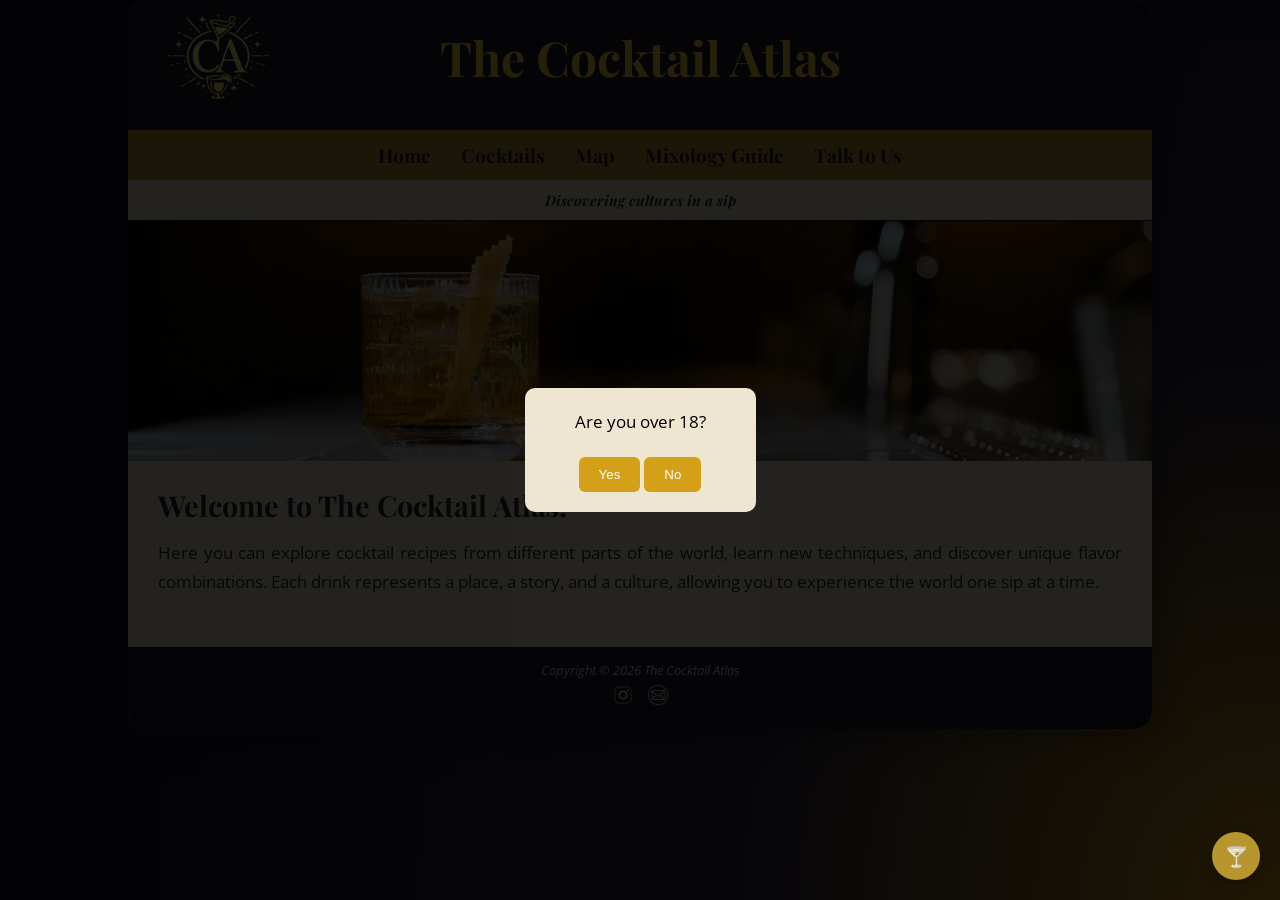
<file: index.html>
<!DOCTYPE html>
<html lang="en">

<head>
    <meta name="viewport" content="width=device-width, initial-scale=1.0"> 
    <title>The Cocktail Atlas</title>
    <meta charset="utf-8">
    <meta name="author" content="Clariane Luisa Patricia Costa Soares dos Santos">
    <meta name="description" 
    content="The Cocktail Atlas is a website to explore cocktail recipes, mixology tips, and cocktail bars around the world.">
    <meta name="keywords" content="cocktails, mixology, cocktail recipes, drinks, bartending, cocktail atlas">
    <link rel="stylesheet" href="CocktailAtlas.css">
    <link href="https://fonts.googleapis.com/css2?family=Playfair+Display:wght@600;700&family=Open+Sans:wght@300;400;600&display=swap"
    rel="stylesheet">
    <link rel="icon" type="image/x-icon" href="images/icon1.png">
</head>

<body>
    
    <div id="agePopup">
        <div class="age-box">
        <p> Are you over 18?</p>
        <button onclick="enterSite()">Yes</button>
        <button onclick="exitSite()">No</button>
        </div>
    </div>

    <div id="wrapper">
        <header><h1>The Cocktail Atlas</h1></header>
    <nav>
        <ul>
            <li><a href="index.html">Home</a></li>
            <li><a href="cocktails.html">Cocktails</a></li>
            <li><a href="map.html">Map</a></li>
            <li><a href="mixologyguide.html">Mixology Guide</a></li>
            <li><a href="contact.html">Talk to Us</a></li>
        </ul>
    </nav>
     <p class="slogan">Discovering cultures in a sip</p>
    <main>
        <div id="heroatlas"></div>

        <h2>Welcome to The Cocktail Atlas.</h2>
            <p> 
                Here you can explore cocktail recipes from different parts of the world, 
                learn new techniques, and discover unique flavor combinations. 
                Each drink represents a place, a story, and a culture, 
                allowing you to experience the world one sip at a time.
            </p>
    </main>

    <footer>
        Copyright &copy; 2026 The Cocktail Atlas

        <div class="social-icons">
        <a href="https://instagram.com" target="_blank">
            <img src="images/insta.png" alt="Instagram">
        </a>
        <a href="mailto:thecocktailatlas@gmail.com">
            <img src="images/email.png" alt="Email">
        </a>
        </div>
    </footer>
    </div>
    <div id="tip-button" title="Mixology Tip">🍸</div>
    <div id="tip-popup"></div>

    <script src="https://code.jquery.com/jquery-3.7.1.min.js"></script>
    <script src="script.js"></script>
</body>
</html>
</file>
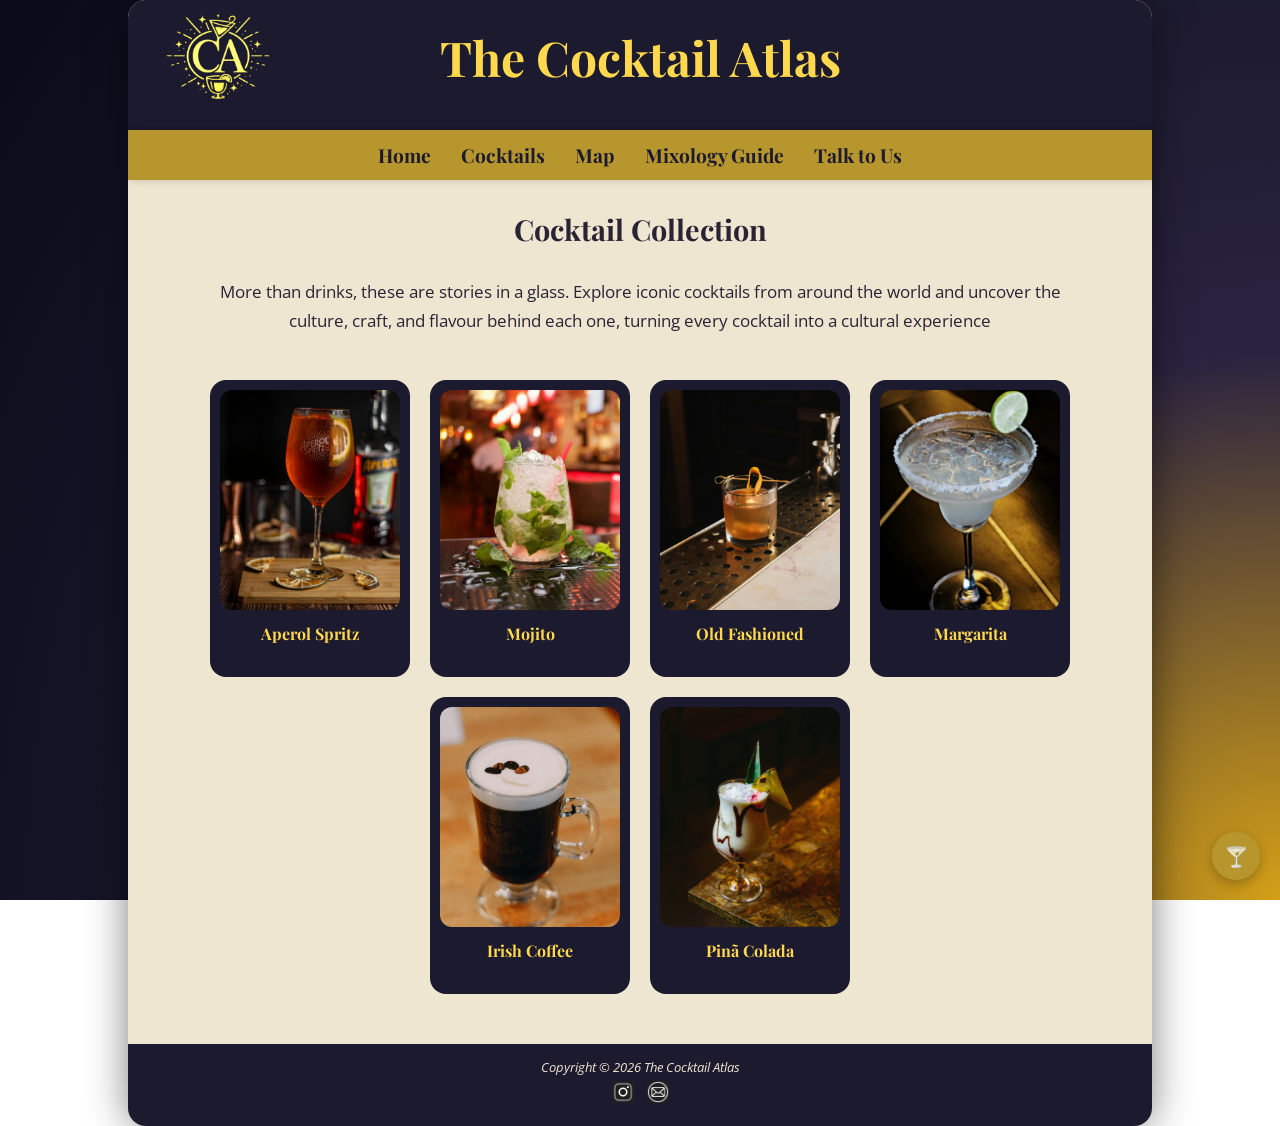
<file: cocktails.html>
<!DOCTYPE html>
<html lang="en">

<head>
    <meta name="viewport" content="width=device-width, initial-scale=1.0"> 
    <title>The Cocktail Atlas</title>
    <meta charset="utf-8">
    <meta name="author" content="Clariane Luisa Patricia Costa Soares dos Santos">
    <meta name="description" content="Explore cocktail recipes, ingredients and stories behind iconic drinks.">
    <meta name="keywords" content="cocktails, mixology, cocktail recipes, drinks, bartending, cocktail atlas">
    <link rel="stylesheet" href="CocktailAtlas.css">
    <link href="https://fonts.googleapis.com/css2?family=Playfair+Display:wght@600;700&family=Open+Sans:wght@300;400;600&display=swap"
    rel="stylesheet">
    <link rel="icon" type="image/x-icon" href="images/icon1.png">
</head>

<body>
    <div id="wrapper">
    <header><h1>The Cocktail Atlas</h1></header> 
    <nav>
        <ul>
            <li><a href="index.html">Home</a></li>
            <li><a href="cocktails.html">Cocktails</a></li>
            <li><a href="map.html">Map</a></li>
            <li><a href="mixologyguide.html">Mixology Guide</a></li>
            <li><a href="contact.html">Talk to Us</a></li>
        </ul>
    </nav>
    
    <main class="cocktail-page">
        <h2>Cocktail Collection</h2>
        <p class="cocktail-intro">
            More than drinks, these are stories in a glass. 
            Explore iconic cocktails from around the world and uncover the culture, craft, and flavour behind each one, 
            turning every cocktail into a cultural experience
        </p>
     <div class="cocktail-grid">
        <div class="cocktail-card" onclick="openLightbox(this)">
            <img src="images/aperol.jpg" alt="A glass of Aperol Spritz cocktail">
            <p>Aperol Spritz</p>
                <div class="cocktail-info">
                <h3>Aperol Spritz 🇮🇹</h3>
                <h4>Origin:</h4>
                <p>Italy</p>

                <h4>History:</h4>
                <p>
                The Aperol Spritz originated in Northern Italy and became popular in Venice during the 20th century. 
                It is a modern evolution of the traditional “spritz”, where wine was diluted with water by Austrian soldiers. 
                Today, it represents Italian aperitivo culture — a relaxed pre-dinner social moment.
                </p>

                <h4>Ingredients:</h4>
                <ul>
                    <li>90 ml Aperol</li>
                    <li>60 ml Prosecco</li>
                    <li>30 ml Soda Water</li>
                    <li>Ice</li>
                    <li>1 Orange Slice</li>
                </ul> 

                <h4>Method:</h4>
                <ul>
                    <li>Fill a large wine glass with ice</li>
                    <li>Add 60ml of Prosecco</li>
                    <li>Pour 90ml of Aperol</li>
                    <li>Top up with 30ml of soda water</li>
                    <li>Stir gently</li>
                    <li>Garnish with an orange slice</li>
                </ul>

                <h4>Tip:</h4>
                <p>Follow the classic 3-2-1 ratio:</p>
                <ul>
                    <li>3 parts Aperol</li>
                    <li>2 parts Prosecco</li>
                    <li>1 part Soda Water</li>
                </ul>
            </div>
        </div>

        <div class="cocktail-card" onclick="openLightbox(this)">
            <img src="images/mojito.jpg" alt="A Mojito cocktail with mint and lime">
            <p>Mojito</p>
                <div class="cocktail-info">
                <h3>Mojito 🇨🇺</h3>
                <h4>Origin:</h4>
                <p>Cuba</p>

                <h4>History:</h4>
                <p>
                The Mojito dates back to 16th-century Cuba and was originally used for medicinal purposes. 
                It became popular in Havana and is closely associated with Cuban culture and writer Ernest Hemingway. 
                Its fresh combination of mint, lime, and rum reflects the tropical Caribbean climate.
                </p>
                
                <h4>Ingredients:</h4>
                <ul>
                    <li>50 ml White Rum</li>
                    <li>25 ml Lime Juice</li>
                    <li>15 ml Simple Syrup</li>
                    <li>Mint Leaves</li>
                    <li>Soda Water</li>
                </ul>

                <h4>Method:</h4>
                <ul>
                    <li>Place the mint leaves in a glass</li>
                    <li>Gently muddle to release the mint aroma</li>
                    <li>Add 25 ml of simple syrup</li>
                    <li>Add 15 ml of simple syrup</li>
                    <li>Fill the glass with ice</li>
                    <li>Pour in 50 ml of white rum</li>
                    <li>Top up with soda water</li>
                    <li>Stir gently to combine</li>
                    <li>Garnish with mint leaves and a lime wedge</li>
                </ul>

                <h4>Tip:</h4>
                <p>For a smoother and more balanced Mojito, always use simple
                    syrup instead of sugar - it mixes instantly and avoids 
                    grainy texture in the drink
                </p>
            </div>
        </div>

        <div class="cocktail-card" onclick="openLightbox(this)">
            <img src="images/oldfashion.jpg" alt="An Old Fashioned cocktail with orange peel">
            <p>Old Fashioned</p>
                <div class="cocktail-info">
                <h3>Old Fashioned 🇺🇸</h3>
                <h4>Origin:</h4>
                <p>United States</p>

                <h4>History:</h4>
                <p>
                The Old Fashioned is one of the oldest known cocktails, dating back to the early 1800s. 
                It was originally simply called a “whiskey cocktail”. 
                The name “Old Fashioned” came from people requesting the drink made the traditional way, without modern additions.
                </p>

                <h4>Ingredients:</h4>
                <ul>
                    <li>50 ml Bourbon or Rye Whiskey</li>
                    <li>10 ml Simple Syrup</li>
                    <li>2-3 dashes Angostura Bitters</li>
                    <li>Ice (preferably a large cube)</li>
                    <li>Orange Peel</li>
                </ul>

                <h4>Method:</h4>
                <ul>
                    <li>Add 10 ml of simple syrup into a glass</li>
                    <li>Add 2-3 dashes of Angostura bitters</li>
                    <li>Pour in 50 ml of bourbon or whiskey</li>
                    <li>Add a large ice cube</li>
                    <li>Stir gently for about 20-30seconds</li>
                    <li>Express the oils from an orange peel over the drink</li>
                    <li>Garnish with the orange peel</li>
                </ul>

                <h4>Tip:</h4>
                <p>Use a large ice cube, it melts slower, keeping your drink 
                    cold without watering it down too quickly, preserving 
                    the full flavor
                </p>
            </div>
        </div>

        <div class="cocktail-card" onclick="openLightbox(this)">
            <img src="images/marguerita.jpg" alt="A Margarita cocktail served in a salt-rimmed glass">
            <p>Margarita</p>
                <div class="cocktail-info">
                <h3>Margarita 🇲🇽</h3>
                <h4>Origin:</h4>
                <p>Mexico</p>

                <h4>History:</h4>
                <p>
                The Margarita is believed to have been created in Mexico in the 1930s or 1940s. 
                There are many stories about its origin, often involving bartenders creating the drink for a woman named Margarita. 
                It quickly became one of the most famous tequila-based cocktails worldwide.
                </p>

                <h4>Ingredients:</h4>
                <ul>
                    <li>50 ml Tequila</li>
                    <li>25 ml Orange Liqueur (Triple Sec or Cointreau)</li>
                    <li>25 ml Fresh Lime Juice</li>
                    <li>Salt (for the rim)</li>
                    <li>Ice</li>
                    
                </ul>

                <h4>Method:</h4>
                <ul>
                    <li>Rub a lime wedge around the rim of your glass</li>
                    <li>Dip the rim into salt to coat it</li>
                    <li>In a shaker, add ice, tequila, orange liqueur, and lime juice</li>
                    <li>Shake well for about 15 seconds</li>
                    <li>Strain into the prepared glass, with or without ice (your choice)</li>
                </ul>

                <h4>Tip:</h4>
                <p>Always use freshly squeezed lime juice, it makes huge difference.
                    Bottled juice kills the balance and freshness of a perfect margarita.
                </p>
            </div>
        </div>
            

        <div class="cocktail-card" onclick="openLightbox(this)">
            <img src="images/irishcoffee.jpg" alt="A glass of Irish Coffee topped with cream">
            <p>Irish Coffee</p>
                <div class="cocktail-info">
                <h3>Irish Coffee 🇮🇪</h3>
                <h4>Origin:</h4>
                <p>Ireland</p>

                <h4>History:</h4>
                <p>
                Irish Coffee was created in the 1940s in Ireland by chef Joe Sheridan at Foynes Airport. 
                He prepared the drink to warm up passengers arriving on a cold winter night, combining hot coffee, 
                Irish whiskey, sugar, and cream. 
                The drink quickly became famous and is now a symbol of Irish hospitality and warmth.
                </p>

                <h4>Ingredients:</h4>
                <ul>
                    <li>40 ml Irish whiskey</li>
                    <li>90 ml Hot Coffee (freshly brewed)</li>
                    <li>10-15 ml Simple Syrup</li>
                    <li>Lightly whipped cream</li>
                </ul>

                <h4>Method:</h4>
                <ul>
                    <li>Preheat your glass with hot water, then discard it</li>
                    <li>Add the hot coffee and simple syrup, stirring to combine</li>
                    <li>Pour in the Irish whiskey and mix gently</li>
                    <li>Carefully float the lightly whipped cream on top (use the back of a spoon)</li>
                </ul>

                <h4>Tips:</h4>
                <ul>
                    <li>Drink it through the cream - that contrast between hot coffee and cold 
                        cream is the whole experience</li>
                    <li>Using sugar syrup helps control sweetness and avoids any grainy texture</li>
                    <li>You can also swap or mix the whiskey with Baileys for a creamier, sweeter version</li>
                </ul>
            </div>
        </div>

        <div class="cocktail-card" onclick="openLightbox(this)">
            <img src="images/pinacolada.jpg" alt="A Piña Colada cocktail with pineapple garnish">
            <p>Pinã Colada</p>
            <div class="cocktail-info">
            <h3>Pinã Colada 🇵🇷</h3>
            <h4>Origin:</h4>
            <p>Puerto Rico</p>

            <h4>History:</h4>
            <p>
            The Piña Colada was officially created in Puerto Rico in 1954 and is now the island's national drink. 
            Its tropical blend of pineapple, coconut, and rum represents Caribbean beach culture and relaxation.
            </p>

                <h4>Ingredients:</h4>
                <ul>
                    <li>50 ml White Rum</li>
                    <li>30 ml Coconut Cream</li>
                    <li>50 ml Pineapple Juice</li>
                    <li>Pineapple Slice or Cherries (Optional)</li>
                    <li>Ice</li>
                </ul>

                <h4>Method:</h4>
                <ul>
                    <li>Add the rum, coconut cream, pineapple juice, and ice into a blender</li>
                    <li>Blend until smooth and creamy</li>
                    <li>Pour into a chilled glass</li>
                    <li>Garnish with a pineapple slice or cherry (optional)</li>
                </ul>

                <h4>Tip:</h4>
                <p>Blend until it's smooth but still thick, too much ice will water it down</p>
            </div>
        </div>
        
    </div>

    </main>

    <footer>
        Copyright &copy; 2026 The Cocktail Atlas

        <div class="social-icons">
        <a href="https://instagram.com" target="_blank">
            <img src="images/insta.png" alt="Instagram">
        </a>
        <a href="mailto:thecocktailatlas@gmail.com">
            <img src="images/email.png" alt="Email">
        </a>
        </div>
    </footer>

    </div>
    <div id="lightbox" class="lightbox" onclick="closeLightbox()">
        <div class="lightbox-content" onclick="event.stopPropagation()">
            <button class="close-btn" onclick="closeLightbox()">X</button>
            <div id="lightbox-body"></div>
        </div>
    </div>

    <div id="tip-button" title="Mixology Tip">🍸</div>
    <div id="tip-popup"></div>

    <script src="https://code.jquery.com/jquery-3.7.1.min.js"></script>
    <script src="script.js"></script>

</body>
</html>
</file>
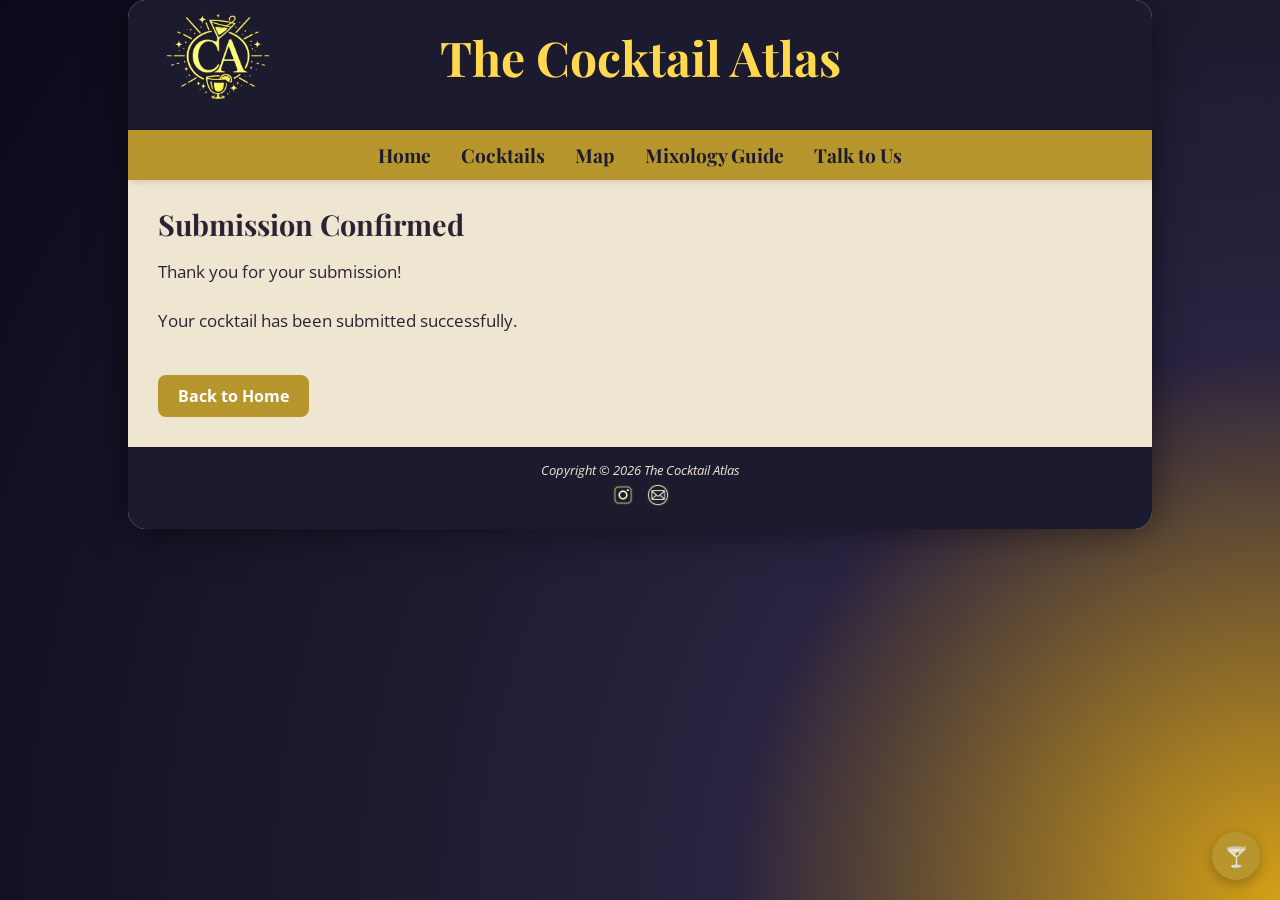
<file: confirmation.html>
<!DOCTYPE html>
<html lang="en">

<head>
    <meta name="viewport" content="width=device-width, initial-scale=1.0"> 
    <title>The Cocktail Atlas</title>
    <meta charset="utf-8">
    <meta name="author" content="Clariane Luisa Patricia Costa Soares dos Santos">
    <meta name="description" content="Confirmation page for cocktail submission on The Cocktail Atlas.">
    <meta name="keywords" content="cocktails, mixology, cocktail recipes, drinks, bartending, cocktail atlas">
    <link rel="stylesheet" href="CocktailAtlas.css">
    <link href="https://fonts.googleapis.com/css2?family=Playfair+Display:wght@600;700&family=Open+Sans:wght@300;400;600&display=swap"
    rel="stylesheet">
    <link rel="icon" type="image/x-icon" href="images/icon1.png">
</head>

<body>
    <div id="wrapper">
        <header><h1>The Cocktail Atlas</h1></header>
        <nav>
            <ul>
                <li><a href="index.html">Home</a></li>
                <li><a href="cocktails.html">Cocktails</a></li>
                <li><a href="map.html">Map</a></li>
                <li><a href="mixologyguide.html">Mixology Guide</a></li>
                <li><a href="contact.html">Talk to Us</a></li>
            </ul>
        </nav>

        <main>
            <h2>Submission Confirmed</h2>

            <p>Thank you for your submission!</p>

            <p>Your cocktail has been submitted successfully.</p>

            <a href="index.html" class="back-btn">Back to Home</a>
        </main>

        <footer>
            Copyright &copy; 2026 The Cocktail Atlas 

            <div class="social-icons">
                <a href="https://instagram.com" target="_blank" rel="noopener noreferrer">
                    <img src="images/insta.png" alt="Instagram">
                </a>
                <a href="mailto:thecocktailatlas@gmail.com">
                    <img src="images/email.png" alt="Email">
                </a>
            </div>
        </footer>
    </div>

    <div id="tip-button" title="Mixology Tip">🍸</div>
    <div id="tip-popup"></div>

    <script src="https://code.jquery.com/jquery-3.7.1.min.js"></script>
    <script src="script.js"></script>
</body>
</html>
</file>
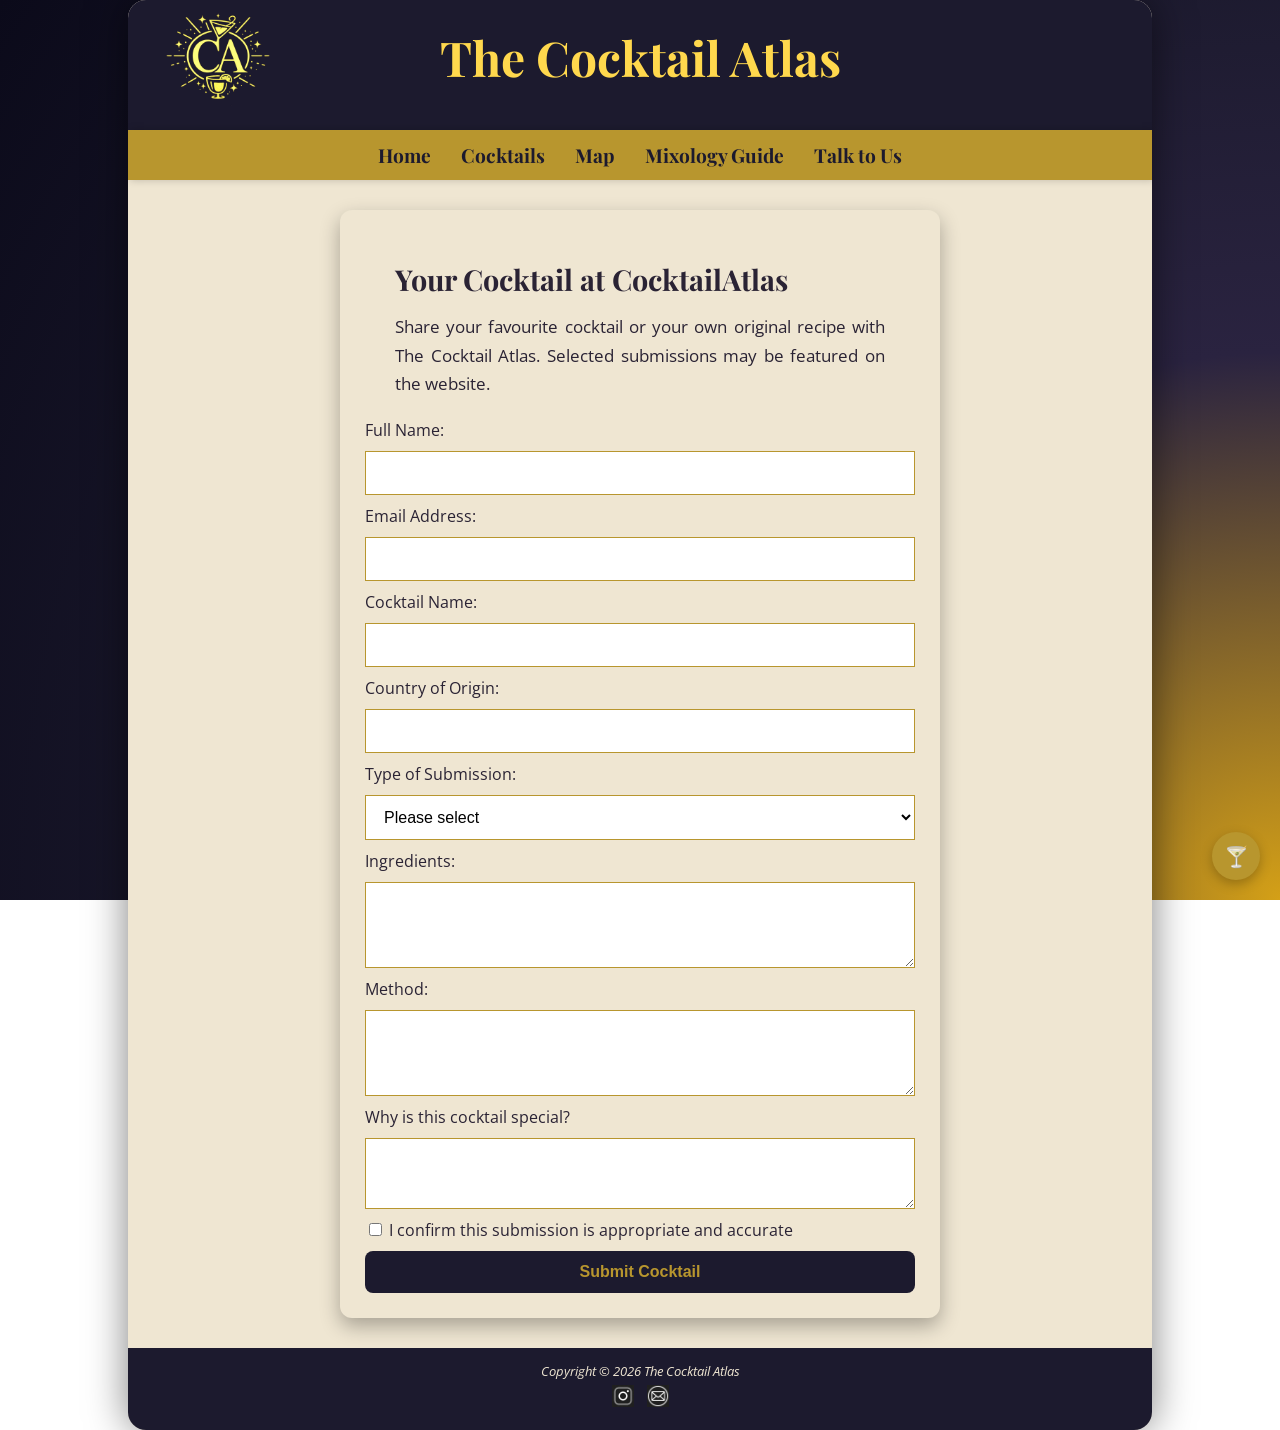
<file: contact.html>
<!DOCTYPE html>
<html lang="en">

<head>
    <meta name="viewport" content="width=device-width, initial-scale=1.0"> 
    <title>The Cocktail Atlas</title>
    <meta charset="utf-8">
    <meta name="author" content="Clariane Luisa Patricia Costa Soares dos Santos">
    <meta name="description" content="Submit your favourite cocktail or your own original recipe to The Cocktail Atlas.">
    <meta name="keywords" content="cocktails, mixology, cocktail recipes, drinks, bartending, cocktail atlas">
    <link rel="stylesheet" href="CocktailAtlas.css">
    <link href="https://fonts.googleapis.com/css2?family=Playfair+Display:wght@600;700&family=Open+Sans:wght@300;400;600&display=swap"
    rel="stylesheet">
    <link rel="icon" type="image/x-icon" href="images/icon1.png">
</head>

<body>
    <div id="wrapper">
    <header><h1>The Cocktail Atlas</h1></header>
    <nav>
        <ul>
            <li><a href="index.html">Home</a></li>
            <li><a href="cocktails.html">Cocktails</a></li>
            <li><a href="map.html">Map</a></li>
            <li><a href="mixologyguide.html">Mixology Guide</a></li>
            <li><a href="contact.html">Talk to Us</a></li>
        </ul>
    </nav>

    <main class="contact-page">

        <h2>Your Cocktail at CocktailAtlas</h2>
        <p>Share your favourite cocktail or your own original recipe with The Cocktail Atlas.
            Selected submissions may be featured on the website.
        </p>
        <form action="confirmation.html" method="get" class="cocktail-form">

            <label for="fullname">Full Name:</label>
            <input type="text" id="fullname" name="fullname" required>

            <label for="email">Email Address:</label>
            <input type="email" id="email" name="email" required>

            <label for="cocktailname">Cocktail Name:</label>
            <input type="text" id="cocktailname" name="cocktailname" required>

            <label for="country">Country of Origin:</label>
            <input type="text" id="country" name="country">

            <label for="type">Type of Submission:</label>
            <select id="type" name="type" required>
                <option value="">Please select</option>
                <option value="Favourite">Favourite Cocktail</option>
                <option value="Original">Original Cocktail</option>
            </select>

            <label for="ingredients">Ingredients:</label>
            <textarea id="ingredients" name="ingredients" rows="4" required></textarea>
            <label for="method">Method:</label>
            <textarea id="method" name="method" rows="4" required></textarea>

            <label for="story">Why is this cocktail special?</label>
            <textarea id="story" name="story" rows="3"></textarea>

            <div class="checkbox">
                <input type="checkbox" id="confirm" name="confirm" required>
                <label for="confirm">I confirm this submission is appropriate and accurate</label>
            </div>

            <input type="submit" value="Submit Cocktail">

        </form>
    </main>

    <footer>
        Copyright &copy; 2026 The Cocktail Atlas

        <div class="social-icons">
        <a href="https://instagram.com" target="_blank">
            <img src="images/insta.png" alt="Instagram">
        </a>
        <a href="mailto:thecocktailatlas@gmail.com">
            <img src="images/email.png" alt="Email">
        </a>
        </div>
    </footer>
</div>
    <div id="tip-button" title="Mixology Tip">🍸</div>
    <div id="tip-popup"></div>

    <script src="https://code.jquery.com/jquery-3.7.1.min.js"></script>
    <script src="script.js"></script>
 
</body>
</html>
</file>
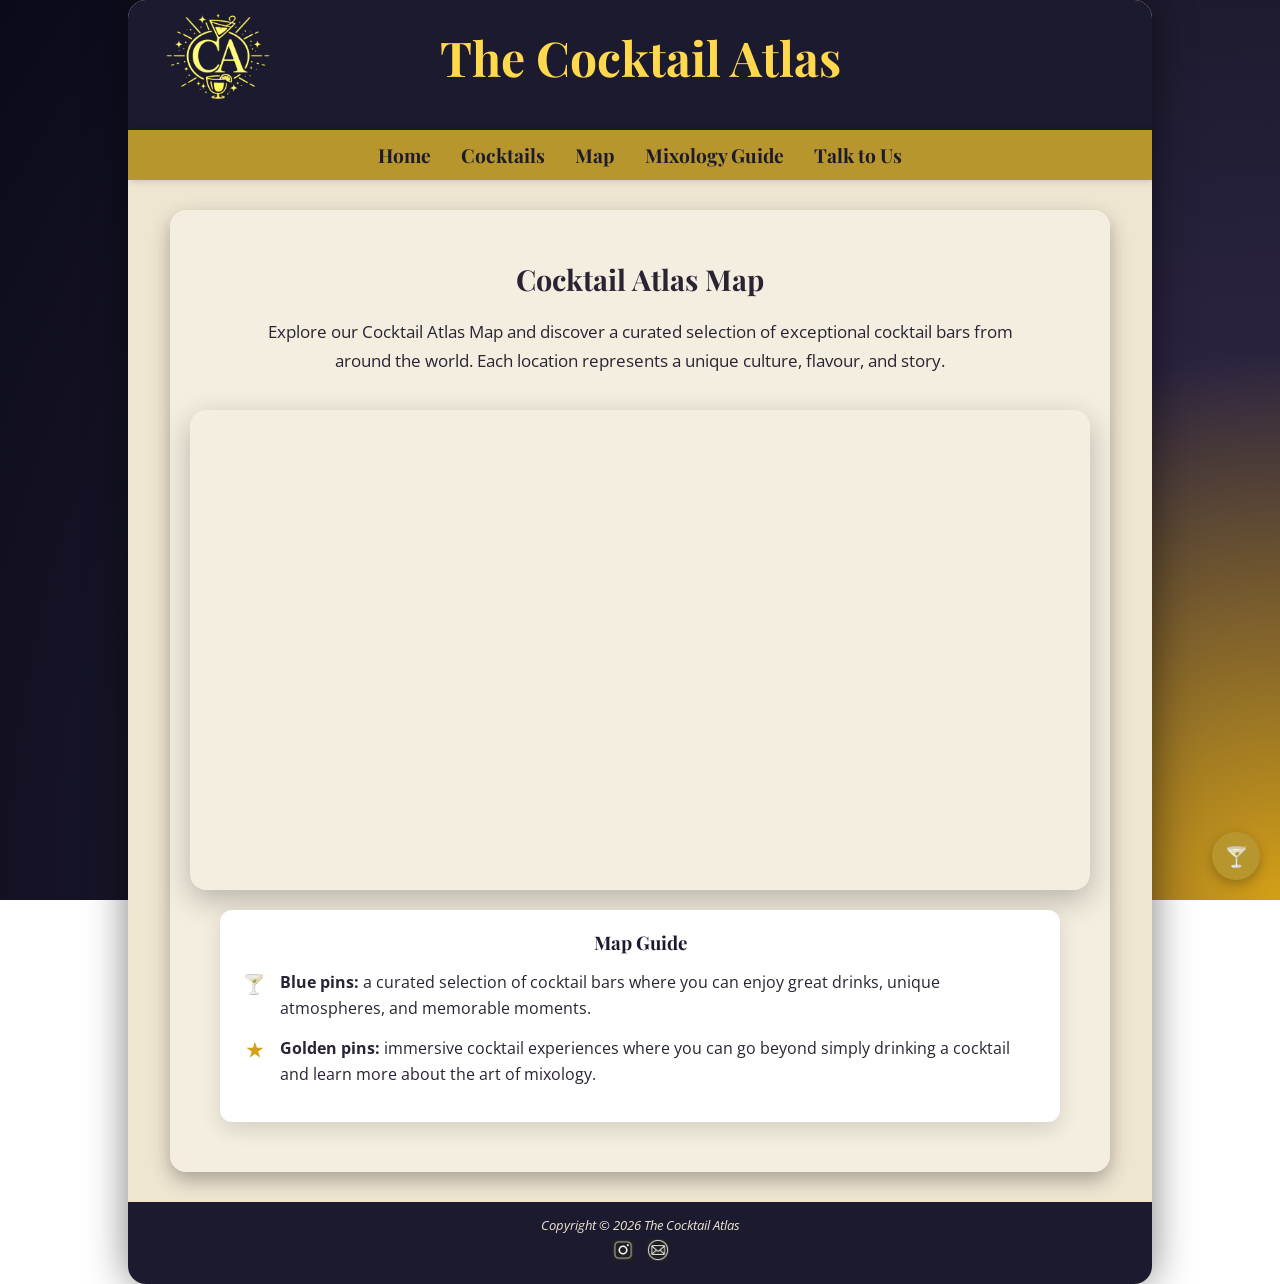
<file: map.html>
<!DOCTYPE html>
<html lang="en">

<head>
    <meta name="viewport" content="width=device-width, initial-scale=1.0"> 
    <title>The Cocktail Atlas</title>
    <meta charset="utf-8">
    <meta name="author" content="Clariane Luisa Patricia Costa Soares dos Santos">
    <meta name="description" content="Discover cocktail bars and mixology experiences around the world.">
    <meta name="keywords" content="cocktails, mixology, cocktail recipes, drinks, bartending, cocktail atlas">
    <link rel="stylesheet" href="CocktailAtlas.css">
    <link href="https://fonts.googleapis.com/css2?family=Playfair+Display:wght@600;700&family=Open+Sans:wght@300;400;600&display=swap"
    rel="stylesheet">
    <link rel="icon" type="image/x-icon" href="images/icon1.png">
</head>

<body>
    <div id="wrapper">
    <header><h1>The Cocktail Atlas</h1></header>

    <nav>
        <ul>
            <li><a href="index.html">Home</a></li>
            <li><a href="cocktails.html">Cocktails</a></li>
            <li><a href="map.html">Map</a></li>
            <li><a href="mixologyguide.html">Mixology Guide</a></li>
            <li><a href="contact.html">Talk to Us</a></li>
        </ul>
    </nav>
        <main class="map-page">
            <h2>Cocktail Atlas Map</h2>

                <p class="map-description">
                    Explore our Cocktail Atlas Map and discover a curated selection of exceptional cocktail bars from around the world. 
                    Each location represents a unique culture, flavour, and story.
                </p>
                <iframe 
                 title="Cocktail Atlas Map showing cocktail bars and mixology experiences"
                 src="https://www.google.com/maps/d/embed?mid=1xjaAJ_fyXYbG56kVzAaTJ5fgLddEuJc&ehbc=2E312F" 
                 width="640" 
                 height="480"
                 style="border: 0;"
                 loading="lazy">
                </iframe>

            <div class="map-legend">
                    <h3>Map Guide</h3>

                <div class="legend-item">
                    <span class="legend-icon blue-icon">🍸</span>
                    <p>
                        <strong>Blue pins:</strong> a curated selection of cocktail bars where you can enjoy great drinks, unique atmospheres, and memorable moments.
                    </p>
                </div>

                <div class="legend-item">
                    <span class="legend-icon gold-icon">★</span>
                        <p>
                        <strong>Golden pins:</strong> immersive cocktail experiences where you can go beyond simply drinking a cocktail and learn more about the art of mixology.
                        </p>
                </div>
            </div>
        </main>

    
    <footer>
        Copyright &copy; 2026 The Cocktail Atlas 

        <div class="social-icons">
        <a href="https://instagram.com" target="_blank">
            <img src="images/insta.png" alt="Instagram">
        </a>
        <a href="mailto:thecocktailatlas@gmail.com">
            <img src="images/email.png" alt="Email">
        </a>
        </div>
    </footer>
    </div>
    <div id="tip-button" title="Mixology Tip">🍸</div>
    <div id="tip-popup"></div>

    <script src="https://code.jquery.com/jquery-3.7.1.min.js"></script>
    <script src="script.js"></script>
 
</body>
</html>
</file>
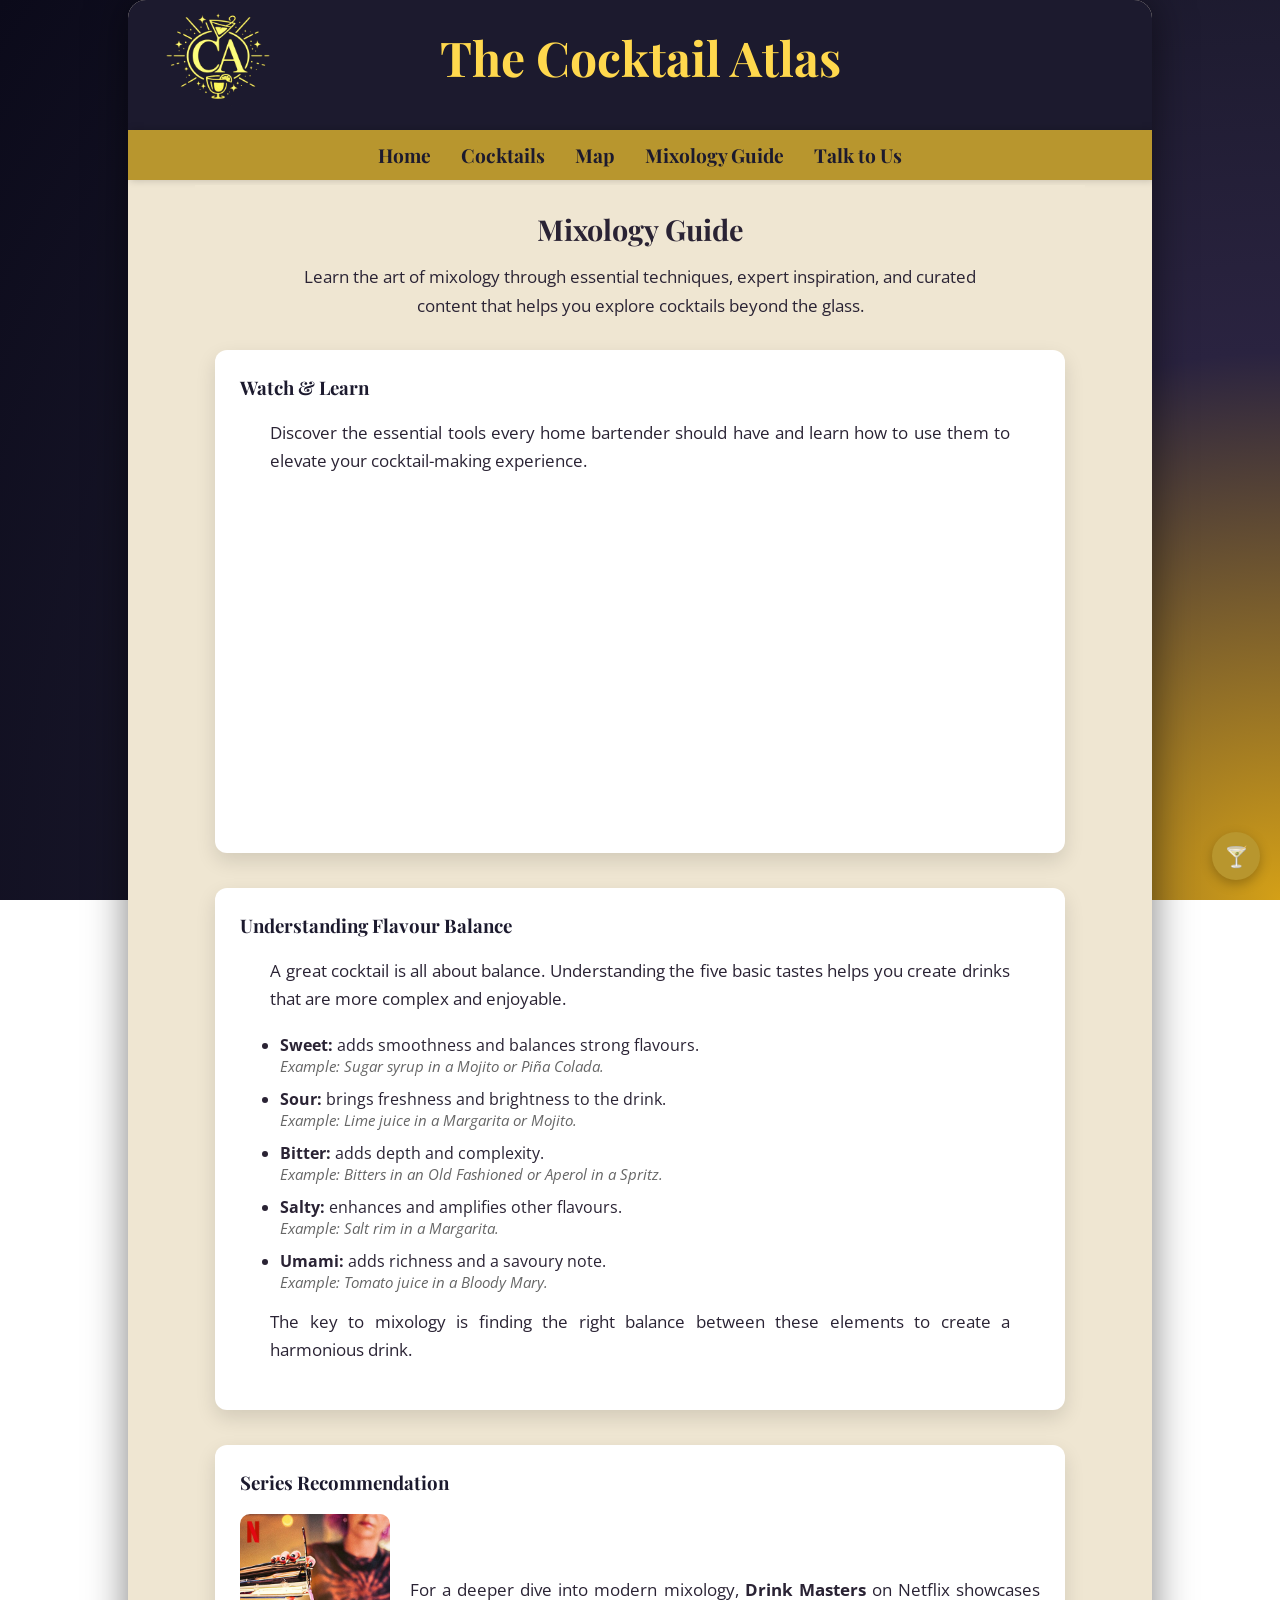
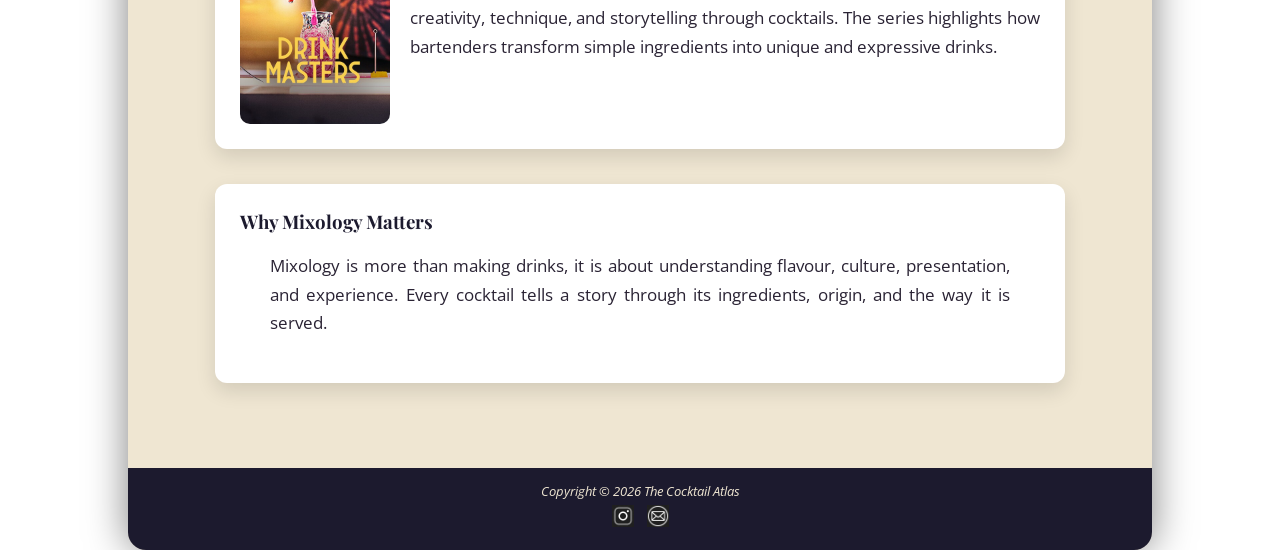
<file: mixologyguide.html>
<!DOCTYPE html>
<html lang="en">

<head>
    <meta name="viewport" content="width=device-width, initial-scale=1.0"> 
    <title>The Cocktail Atlas</title>
    <meta charset="utf-8">
    <meta name="author" content="Clariane Luisa Patricia Costa Soares dos Santos">
    <meta name="description" content="Learn mixology techniques, flavour balance, and cocktail-making skills through guides and curated content.">
    <meta name="keywords" content="cocktails, mixology, cocktail recipes, drinks, bartending, cocktail atlas">
    <link rel="stylesheet" href="CocktailAtlas.css">
    <link href="https://fonts.googleapis.com/css2?family=Playfair+Display:wght@600;700&family=Open+Sans:wght@300;400;600&display=swap"
    rel="stylesheet">
    <link rel="icon" type="image/x-icon" href="images/icon1.png">
</head>

<body>
    <div id="wrapper">
    <header><h1>The Cocktail Atlas</h1></header>
    
    <nav>
        <ul>
            <li><a href="index.html">Home</a></li>
            <li><a href="cocktails.html">Cocktails</a></li>
            <li><a href="map.html">Map</a></li>
            <li><a href="mixologyguide.html">Mixology Guide</a></li>
            <li><a href="contact.html">Talk to Us</a></li>
        </ul>
    </nav>
     <main class="tips-page">
            <h2>Mixology Guide</h2>

            <p class="tips-intro">
                Learn the art of mixology through essential techniques, expert inspiration, and curated content 
                that helps you explore cocktails beyond the glass.
            </p>

            <section class="tips-section">
                <h3>Watch & Learn</h3>

                <p>Discover the essential tools every home bartender should have and learn how to use them to 
                    elevate your cocktail-making experience.
                </p>
                <div class="video-container">
                    <iframe
                        title="Essential home bar tools video" 
                        width="560" 
                        height="315" 
                        src="https://www.youtube.com/embed/GZ2O4nLAz6c?si=-OfGxjn2__ZLm9L5" 
                        title="YouTube video player" 
                        frameborder="0" 
                        allow="accelerometer; autoplay; clipboard-write; encrypted-media; gyroscope; picture-in-picture; web-share" 
                        referrerpolicy="strict-origin-when-cross-origin" 
                        allowfullscreen>
                    </iframe>
                </div>

            </section>

            <section class="tips-section">
                <h3>Understanding Flavour Balance</h3>

                <p>
                    A great cocktail is all about balance. Understanding the five basic tastes helps you create 
                    drinks that are more complex and enjoyable.
                </p>

                <ul class="flavour-list">
                    <li>
                        <strong>Sweet:</strong> adds smoothness and balances strong flavours.<br>
                        <em>Example: Sugar syrup in a Mojito or Piña Colada.</em>
                    </li>

                    <li>
                        <strong>Sour:</strong> brings freshness and brightness to the drink.<br>
                        <em>Example: Lime juice in a Margarita or Mojito.</em>
                    </li>

                    <li>
                        <strong>Bitter:</strong> adds depth and complexity.<br>
                        <em>Example: Bitters in an Old Fashioned or Aperol in a Spritz.</em>
                    </li>

                    <li>
                        <strong>Salty:</strong> enhances and amplifies other flavours.<br>
                        <em>Example: Salt rim in a Margarita.</em>
                    </li>

                    <li>
                        <strong>Umami:</strong> adds richness and a savoury note.<br>
                        <em>Example: Tomato juice in a Bloody Mary.</em>
                    </li>
                </ul>

                <p>
                    The key to mixology is finding the right balance between these elements to create a harmonious drink.
                </p>
            </section>

            <section class="tips-section">
                <h3>Series Recommendation</h3>

                <div class="series-box">
                    <img src="images/drinkmasters.jpeg" alt="Drink Masters Netflix">

                    <p>
                        For a deeper dive into modern mixology, <strong>Drink Masters</strong> on Netflix showcases creativity, technique, and storytelling through cocktails. 
                        The series highlights how bartenders transform simple ingredients into unique and expressive drinks.
                    </p>
                </div>
            </section>

            <section class="tips-section">
                <h3>Why Mixology Matters</h3>
                <p>
                    Mixology is more than making drinks, it is about understanding flavour, culture, presentation, and experience. 
                    Every cocktail tells a story through its ingredients, origin, and the way it is served.
                </p>
            </section>
        </main>

    <footer>
        Copyright &copy; 2026 The Cocktail Atlas 

        <div class="social-icons">
        <a href="https://instagram.com" target="_blank">
            <img src="images/insta.png" alt="Instagram">
        </a>
        <a href="mailto:thecocktailatlas@gmail.com">
            <img src="images/email.png" alt="Email">
        </a>
        </div>
    </footer>
</div>
    <div id="tip-button" title="Mixology Tip">🍸</div>
    <div id="tip-popup"></div>

    <script src="https://code.jquery.com/jquery-3.7.1.min.js"></script>
    <script src="script.js"></script>
 
</body>
</html>
</file>
<file: CocktailAtlas.css>
body {margin: 0;
font-family: 'Open Sans', sans-serif;
background: radial-gradient(circle at bottom right, 
#D4A017 0%,    
#2A2340 35%,   
#1C1A2E 60%,    
#0B0A1A 100%);
background-attachment: fixed;}

#wrapper{background-color: #EFE6D2;
width: 80%;
margin-left: auto;
margin-right: auto;
max-width: 1280px;
box-shadow: 0 0 40px rgba(0, 0, 0, 0.5);
border-radius: 18px;
overflow: hidden;}

#agePopup {position: fixed;
top: 0;
left: 0;
width: 100%;
height: 100%;
background: rgba(0, 0, 0, 0.85);
display: flex;
justify-content: center;
align-items: center;}

#agePopup .age-box{background: #EFE6D2;
padding: 20px;
border-radius: 10px;
text-align: center;}

#agePopup button{background-color: #D4A017;
color: white;
border: none;
padding: 10px 20px;
border-radius: 6px;
cursor: pointer;}

header{background-color: #1C1A2E;
height: 130px;
background-image: url(images/logo2.png);
background-size: 180px;
background-repeat: no-repeat;
background-position: left center;}

h1{text-align: center;
font-size: 3em;
color: #FFD84D;
margin: 0;
padding: 25px 20px;
font-family: 'Playfair Display', serif;}

h2{font-family: 'Playfair Display', serif;
margin: 25px 30px 15px 30px;
font-size: 1.8rem;}

p{margin: 0 30px 20px 30px;
font-size: 1.05rem;
line-height: 1.7em;
text-align: justify;}

nav{background-color: #B8962E;
font-family: 'Open Sans', sans-serif;
width: 100%;
box-shadow: 2px 0 8px rgba(0, 0, 0, 0.2);}

nav ul{list-style: none;
margin: 0;
padding: 12px;
display: flex;
justify-content: center;
gap: 30px;}

nav li{margin: 0;}

nav a{text-decoration: none;
color: #1C1A2E;
font-size: 1.2em;
font-weight: bold;
transition: 0.3s;
font-family: 'Playfair Display', serif;}

nav a:hover{ color: #FFD84D;
transform: translateY(-2px);
text-decoration: underline;}

main{padding: 0 0 30px 0;
background-color: #EFE6D2;
color: #2A2334;}

footer{background-color: #1C1A2E;
color: #EFE6D2;
font-size: small;
font-style: italic;
text-align: center;
padding: 14px 0;
clear: both;}

footer a{color: #D4AF37;
text-decoration: none;}

footer p {margin: 5px 0;
font-size: 14px;}

.social-icons img {width: 22px;
margin: 5px;
transition: transform 0.2s ease;}

.social-icons img:hover {transform: scale(1.2);}

#heroatlas{background-image: url(images/banner1.jpg);
background-size: cover;
background-position: center 45%;
height: 240px;
margin-bottom: 20px;}


.slogan{text-align: center;
font-family: 'Playfair Display', serif;
font-size: 0.9em;
font-style: italic;
font-weight: bold;
color: #2A2334;
background-color: #EFE6D2;
padding: 8px 18px;
margin: 0;
border-bottom: 1px solid #1C1A2E;}

.cocktail-grid{display: flex;
gap: 20px;
justify-content: center;
flex-wrap: wrap;
margin-top: 30px;
padding-bottom: 20px;
align-items: flex-start;}

.cocktail-card{position: relative;
width: 180px;
text-align: center;
cursor: pointer;
background-color: #1C1A2E;
padding: 10px;
border-radius: 16px;
transition: 0.3s;
overflow: hidden;}

.cocktail-intro {text-align: center;
max-width: 850px;
margin: 30px auto 45px auto;
font-size: 1.05rem;
line-height: 1.7;}

.cocktail-page h2 {text-align: center;
margin-top: 30px;
margin-bottom: 15px;}

.cocktail-card:hover{transform: translateY(-6px);
box-shadow: 0 12px 24px rgba(0, 0, 0, 0.35);} 

.cocktail-info{display: none;}

.cocktail-card img{width: 100%;
height: 220px;
object-fit: cover;
border-radius: 12px;
display: block;}

.cocktail-card > p{margin-top: 10px;
color: #FFD84D;
font-weight: bold;
font-size: 16px;
text-align: center;
font-family: 'Playfair Display', serif;}

.lightbox{display: none;
position: fixed;
top: 0;
left: 0;
width: 100%;
height: 100%;
background: rgba(0, 0, 0, 0.75);
justify-content: center;
align-items: center;
z-index: 2000;
padding: 20px;
box-sizing: border-box;}

.lightbox-content{position: relative;
background: rgba(28, 26, 46, 0.98);
color: #EFE6D2;
width: 90%;
max-width: 650px;
max-height: 80vh;
overflow-y: auto;
padding: 25px;
border-radius: 16px;
box-sizing: border-box;}

.lightbox-content h3,
.lightbox-content h4{font-family: 'Playfair Display', serif;
color: #FFD84D;}

.lightbox-content h3 {margin-top: 0;
font-size: 1.9rem;}

.lightbox-content h4 {margin-top: 16px;
margin-bottom: 6px;
font-size: 1.1rem;}

.lightbox-content p,
.lightbox-content li{font-size: 0.95rem;
line-height: 1.6;
text-align: left;}

.close-btn {background: #FFD84D;
color: #1C1A2E;
border: none;
border-radius: 50%;
width: 30px;
height: 30px;
font-weight: bold;
cursor: pointer;
position: absolute;
top: 10px;
right: 10px;}

.cocktail-form {display: flex;
flex-direction: column;
gap: 10px;}

.contact-page {max-width: 550px;
margin: 30px auto;
padding: 25px;
background-color: #EFE6D2;
border-radius: 12px;
box-shadow: 0 8px 20px rgba(0,0,0,0.3);}

.cocktail-form input,
.cocktail-form textarea,
.cocktail-form select {border: 1px solid #B8962E;
background-color: #FFFFFF;
padding: 12px 14px;
font-size: 1em;}

.cocktail-form input[type="submit"] {background-color: #1C1A2E;
color: #B8962E;
border: none;
padding: 12px;
border-radius: 8px;
font-weight: bold;
cursor: pointer;}

.cocktail-form input[type="submit"]:hover {background-color: #FFD84D;}

a.back-btn {display: inline-block;
margin-top: 20px;
margin-left: 30px;
padding: 10px 20px;
background-color: #B8962E;
color: #ffffff;
text-decoration: none;
font-weight: bold;
border-radius: 8px;
transition: 0.3s;}

a.back-btn:hover {background-color: #1C1A2E;
color: #ffffff;}

.map-page {background-color: #FFFFFF4D;
border-radius: 16px;
max-width: 900px;
margin: 30px auto;
padding: 20px;
box-shadow: 0 8px 20px rgba(0,0,0,0.3);}

.map-page h2 {text-align: center;
margin-top: 30px;
margin-bottom: 20px;}

.map-description {text-align: center;
max-width: 750px;
margin: 0 auto 35px auto;
font-size: 1.05rem;
line-height: 1.7em;}

.highlight-gold {color: #D4A017;
font-weight: bold;}

.map-page iframe {display: block;
width: 100%;
max-width: 900px;
margin: 0 auto;
border-radius: 16px;
box-shadow: 0 10px 30px rgba(0,0,0,0.25);}


.map-legend {margin: 20px auto 30px auto;
max-width: 800px;
padding: 20px;
background-color: #ffffff;
border-radius: 12px;
box-shadow: 0 8px 20px rgba(0, 0, 0, 0.12);}

.map-legend h3 {font-family: 'Playfair Display', serif;
color: #1C1A2E;
margin-top: 0;
margin-bottom: 15px;
text-align: center;}

.legend-item {display: flex;
align-items: flex-start;
gap: 12px;
margin-bottom: 15px;}

.legend-item p {margin: 0;
text-align: left;
font-size: 1rem;
line-height: 1.6;}

.legend-icon {display: inline-block;
min-width: 28px;
font-size: 1.2rem;
font-weight: bold;
text-align: center;}

.blue-icon {color: #3D3DA8;}

.gold-icon {color: #D4A017;}

.tips-page {max-width: 850px;
margin: 5px auto 30px auto;
padding: 20px;}

.tips-page h2 {text-align: center;
margin-bottom: 15px;
margin-top: 5px;}

.tips-intro {text-align: center;
max-width: 700px;
margin: 0 auto 30px auto;
font-size: 1.05rem;
line-height: 1.7;}

.tips-section {margin-bottom: 35px;
padding: 25px;
background-color: #ffffff;
border-radius: 12px;
box-shadow: 0 8px 20px rgba(0, 0, 0, 0.12);}

.tips-section h3 {margin-top: 0;
font-family: 'Playfair Display', serif;
color: #1C1A2E;}

.tips-list {padding-left: 20px;
line-height: 1.8;}

.flavour-list li {margin-bottom: 12px;}

.flavour-list em {display: block;
color: #666;
font-size: 0.95rem;}

.video-container {margin-top: 20px;
text-align: center;}

.video-container iframe {width: 100%;
max-width: 700px;
height: 315px;
margin-top: 12px;
border-radius: 12px;}

.series-box {display: flex;
align-items: center;
gap: 20px;}

.series-box img {width: 150px;
border-radius: 10px;}

.series-box p {margin: 0;}

#tip-button {position: fixed;
bottom: 20px;
right: 20px;
width: 48px;
height: 48px;
background-color: #B8962E;
color: #ffffff;
border-radius: 50%;
display: flex;
align-items: center;
justify-content: center;
cursor: pointer;
font-size: 20px;
box-shadow: 0 4px 12px rgba(0, 0, 0, 0.25);
z-index: 3000;
transition: 0.3s;}

#tip-button:hover {background-color: #D4A017;
transform: scale(1.05);}

#tip-popup {display: none;
position: fixed;
bottom: 78px;
right: 20px;
max-width: 260px;
background-color: #ffffff;
color: #1C1A2E;
padding: 14px 16px;
border-radius: 12px;
box-shadow: 0 8px 20px rgba(0, 0, 0, 0.18);
z-index: 3000;
font-size: 0.95rem;
line-height: 1.5;}


@media (max-width: 900px) {
    #wrapper {width: 92%;}

    header {height: 110px;
    background-size: 140px;
    background-position: left center;}

    h1 {font-size: 2.4em;
    padding: 22px 15px;}

    nav ul {gap: 18px;
    padding: 10px;
    flex-wrap: wrap;}

    nav a {font-size: 1.05em;}

    p {margin: 0 20px 18px 20px;
    font-size: 1rem;}

    h2 {margin: 20px;
    font-size: 1.6rem;}

    .cocktail-intro,
    .map-description,
    .tips-intro {max-width: 90%;
    margin-left: auto;
    margin-right: auto;}

    .contact-page,
    .map-page,
    .tips-page {width: auto;
    margin: 20px;}

    .lightbox-content {width: 95%;
    max-width: 600px;
    padding: 20px;}

    .series-box {flex-direction: column;
    text-align: center;}

    .series-box p {text-align: center;}
}

@media (max-width: 600px) {
    #wrapper {width: 100%;
    margin: 0;
    border-radius: 0;
    box-shadow: none;}

    body {background-size: cover;
    background-position: center;}

    header {height: auto;
    background-size: 100px;
    background-position: top center;
    padding-top: 85px;}

    h1 {font-size: 1.9em;
    padding: 14px 10px 18px 10px;}

    nav ul {gap: 10px;
    padding: 10px 8px;
    flex-wrap: wrap;}

    nav a {font-size: 0.95em;}

    .slogan {font-size: 0.8em;
    padding: 8px 12px;}

    h2 {font-size: 1.45rem;
    margin: 18px 15px 12px 15px;
    text-align: center;}

    p {margin: 0 15px 16px 15px;
    font-size: 0.98rem;
    line-height: 1.6;
    text-align: left}

    main {padding: 0 0 20px 0;}

    .cocktail-page h2,
    .map-page h2,
    .tips-page h2 {margin-top: 15px;}

    .cocktail-intro,
    .map-description,
    .tips-intro {max-width: 92%;
    margin: 0 auto 20px auto;
    font-size: 1rem;
    line-height: 1.6;}

    .cocktail-grid {gap: 15px;
    margin-top: 20px;
    padding: 0 10px 20px 10px;}

    .cocktail-card {width: 100%;
    max-width: 260px;}

    .cocktail-card img {height: 250px;}

    .lightbox {padding: 10px;}

    .lightbox-content {width: 100%;
    max-width: none;
    max-height: 85vh;
    padding: 18px;
    border-radius: 12px;}

    .lightbox-content h3 {font-size: 1.5rem;}

    .lightbox-content h4 {font-size: 1rem;}

    .map-page {margin: 15px;
    padding: 15px;}

    .map-page iframe {height: 350px;}

    .map-legend {padding: 16px;}

    .legend-item {gap: 10px;}

    .contact-page {max-width: none;
    margin: 15px;
    padding: 18px;}

    .cocktail-form input,
    .cocktail-form textarea,
    .cocktail-form select {font-size: 1rem;}

    .tips-page {margin: 10px 15px 25px 15px;
    padding: 0;}

    .tips-section {padding: 18px;
    margin-bottom: 20px;}

    .tips-list,
    .flavour-list {padding-left: 18px;}

    .video-container iframe {width: 100%;
    height: 220px;}

    .series-box img {width: 120px;}

    footer {padding: 10px 8px;
    font-size: 0.8rem;}

    .social-icons img {width: 20px;
    margin: 4px;}

    #tip-button {width: 42px;
    height: 42px;
    font-size: 18px;
    bottom: 14px;
    right: 14px;}

    #tip-popup {right: 14px;
    bottom: 65px;
    max-width: 220px;
    font-size: 0.9rem;}
}
</file>
